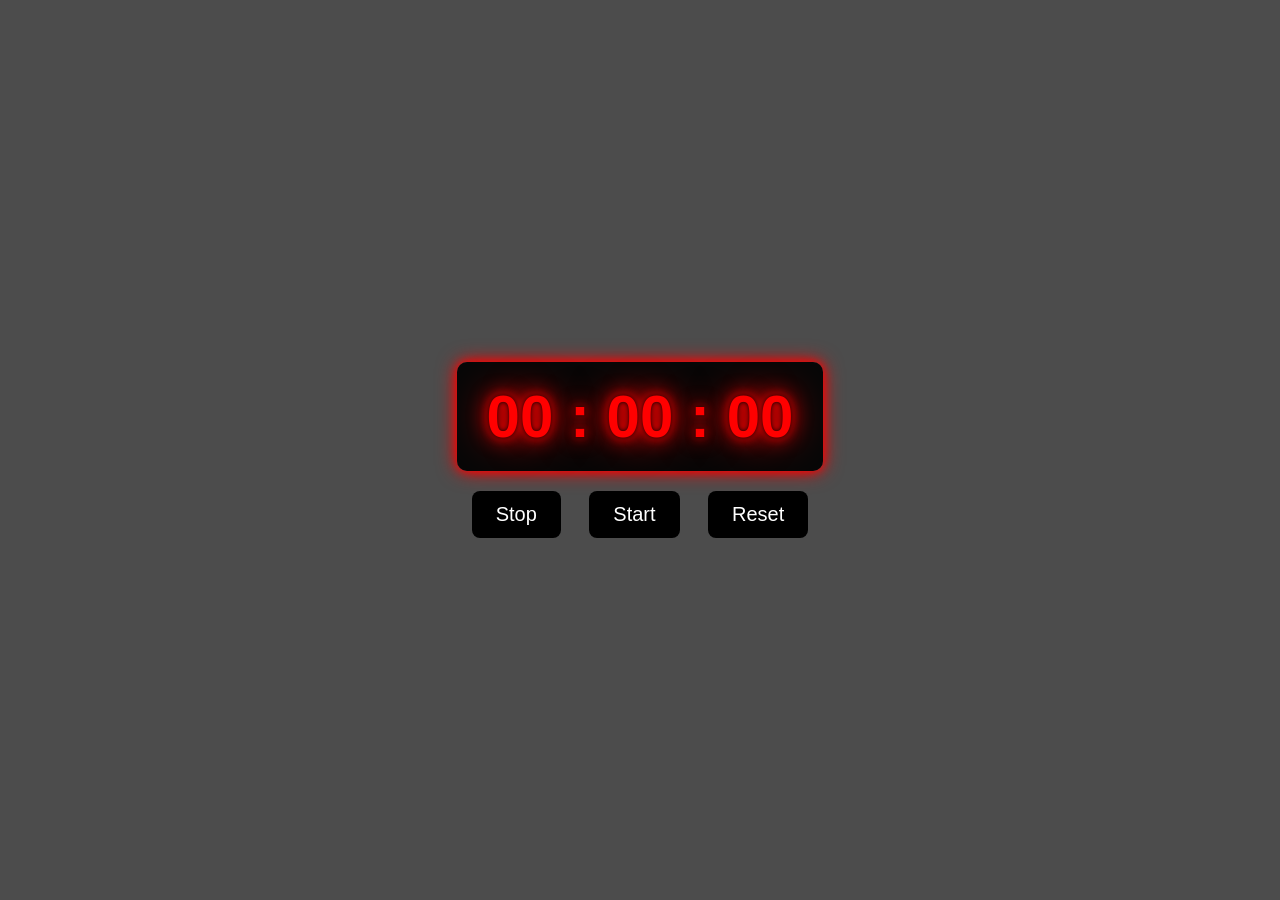
<file: HTML-Projects/Stopwatch/index.html>
<!DOCTYPE html>
<html lang="en">
<head>
    <meta charset="UTF-8">
    <meta name="viewport" content="width=device-width, initial-scale=1.0">
    <title>Stopwatch</title>
    <link rel="stylesheet" href="style.css">
</head>
<body>
    <div class="Stopwatch">
    <div class="timeScreen">00 : 00 : 00</div>
    </div>

    <div class="button">
        <button id="StopBtn" class="btn" style="--fle: black">Stop</button>

        <button id="StartBtn" class="btn" style="--fle: black">Start</button>

        <button id="ResetBtn" class="btn" style="--fle: black">Reset</button>
        
    </div>
    <script src="script.js"></script>
</body>
</html>
</file>
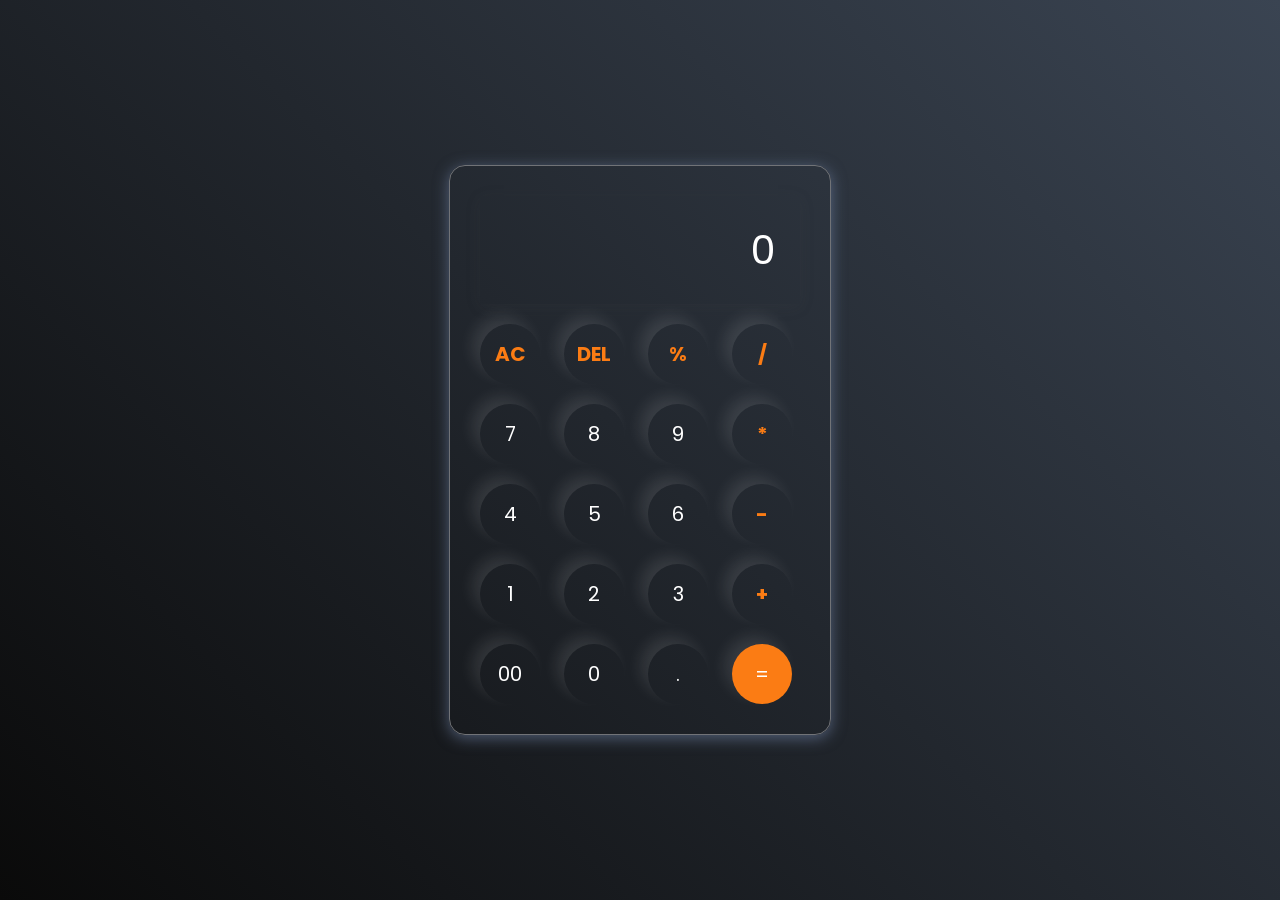
<file: HTML-Projects/CAL-C/Calculator.html>
<!DOCTYPE html>
<html lang="en">
<head>
    <meta charset="UTF-8">
    <meta name="viewport" content="width=device-width, initial-scale=1.0">
    <title>Calculator</title>
    <link rel="stylesheet" href="style.css">
</head>
<body>
    <div class="calculator">
        <input type = "text" placeholder="0" id="inputBox">
        <div>
            <button class = "operator">AC</button>
            <button class = "operator">DEL</button>
            <button class = "operator">%</button>
            <button class = "operator">/</button>
        </div>
        <div>
            <button>7</button>
            <button>8</button>
            <button>9</button>
            <button class = "operator">*</button>
        </div>
        <div>
            <button>4</button>
            <button>5</button>
            <button>6</button>
            <button class = "operator">-</button>
        </div>
        <div>
            <button>1</button>
            <button>2</button>
            <button>3</button>
            <button class = "operator" >+</button>
        </div>
        <div>
            <button>00</button>
            <button>0</button>
            <button>.</button>
            <button class = "equalBtn">=</button>
        </div>
    </div>
    <script src="script.js"></script>
</body>
</html>
</file>
<file: HTML-Projects/Stopwatch/style.css>
*{
    margin: 0;
    padding: 0;
    box-sizing: border-box;
    font-family: Arial, Helvetica, sans-serif ;
}

body{
    background-color: rgba(0, 0, 0, 0.7);
    color: rgb(255, 0, 0);
    display: flex;
    justify-content: center;
    align-items: center;
    min-height: 100vh;
    flex-direction: column;
}

.Stopwatch{
    background-color: rgba(0, 0, 0, 0.9);
    padding: 20px 30px;
    border-radius: 10px;
    box-shadow: 
        0 0 10px red,
        0 0 20px red;
}

.timeScreen{
    font-size: 60px;
    font-weight: 700;
    text-shadow: 
        0 0 5px rgb(0, 0, 0),
        0 0 10px red,
        0 0 20px red, 
        0 0 40px red;
}

.button{
    margin-top: 20px;
}

.btn{
    font-size:20px;
    background: none;
    border: none;
    color: white;
    background-color: var(--fle);
    padding: 12px 24px;
    margin-inline: 12px;
    border-radius: 8px;
    cursor: pointer;
}
</file>
<file: HTML-Projects/CAL-C/style.css>
@import url('https://fonts.googleapis.com/css2?family=Poppins:ital,wght@0,100;0,200;0,300;0,400;0,500;0,600;0,700;0,800;0,900;1,100;1,200;1,300;1,400;1,500;1,600;1,700;1,800;1,900&display=swap');
* {
    margin: 0;
    padding: 0;
    box-sizing: border-box;
    font-family: "Poppins", sans-serif;
}

body {
    width: 100%;
    height: 100vh;
    display: flex;
    justify-content: center;
    align-items: center;
    background: linear-gradient(45deg, #0a0a0a, #3a4452);

}

.calculator{
    border: 1px solid #717377;
    padding: 20px;
    border-radius: 16px;
    background: transparent;
    box-shadow: 0px 3px 15px rgba(133,155,199,0.5);

}

input{
    width: 320px;
    border: none;
    padding: 24px;
    margin: 10px;
    background: transparent;
    box-shadow: 0px 3px 15px rgba(84, 84, 84,0.1);
    font-size: 40px;
    text-align: right;
    cursor:pointer;
    color: white; 

}

input::placeholder{
    color: white;
}

button{
    border: none;
    width: 60px;
    height:60px;
    margin: 10px;
    border-radius: 50%;
    background:transparent ;
    color: white;
    font-size: 20px;
    box-shadow: -8px -8px 15px rgba(255, 255, 255, 0.1);
    cursor: pointer;
}

.equalBtn{
    background-color: #fb7c14 ;
}

.operator{
    color: #fb7c14;
    font-weight: bold;
}
</file>
